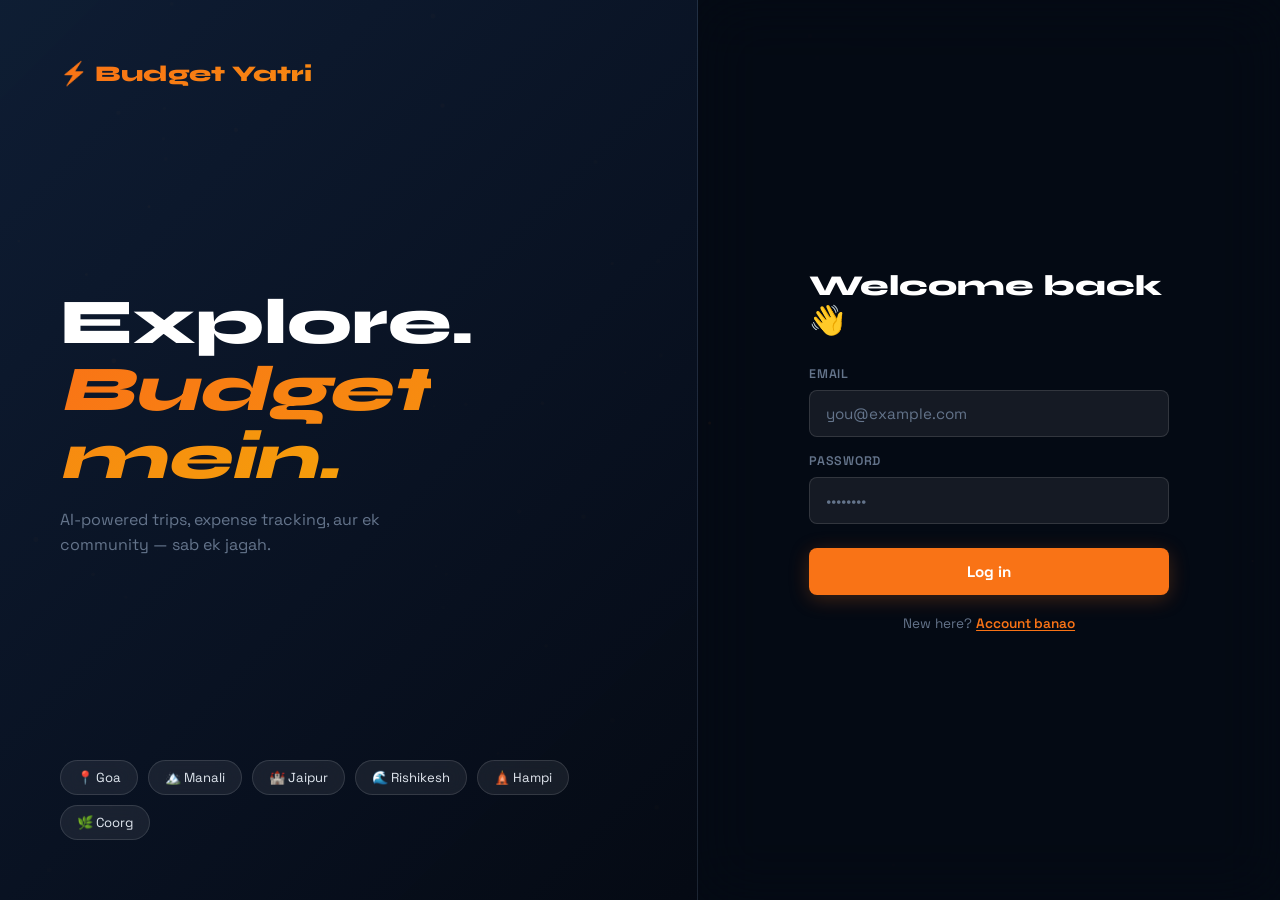
<file: frontend/app.html>
<!DOCTYPE html>
<html lang="en">
<head>
<meta charset="UTF-8">
<meta name="viewport" content="width=device-width, initial-scale=1.0">
<title>Budget Yatri</title>
<link rel="preconnect" href="https://fonts.googleapis.com">
<link href="https://fonts.googleapis.com/css2?family=Space+Grotesk:wght@400;500;600;700&family=Syne:wght@700;800&display=swap" rel="stylesheet">
<link rel="stylesheet" href="css/app-dark.css">
</head>
<body>

<!-- ============ AUTH SCREEN ============ -->
<div id="auth-screen" class="auth-wrap">
  <canvas id="auth-canvas"></canvas>

  <div class="auth-left">
    <div class="auth-brand">⚡ Budget Yatri</div>
    <div class="auth-tagline-wrap">
      <h1 class="auth-tagline">Explore.<br><em>Budget mein.</em></h1>
      <p class="auth-tagline-sub">AI-powered trips, expense tracking, aur ek community — sab ek jagah.</p>
    </div>
    <div class="auth-dest-pills">
      <span class="dest-pill">📍 Goa</span>
      <span class="dest-pill">🏔️ Manali</span>
      <span class="dest-pill">🏰 Jaipur</span>
      <span class="dest-pill">🌊 Rishikesh</span>
      <span class="dest-pill">🛕 Hampi</span>
      <span class="dest-pill">🌿 Coorg</span>
    </div>
  </div>

  <div class="auth-right">
    <div class="auth-card">
      <!-- LOGIN -->
      <div id="login-form-wrap">
        <div class="auth-card-title">Welcome back 👋</div>
        <div id="login-error" class="auth-error hidden"></div>
        <form id="login-form">
          <div class="field-group">
            <label>Email</label>
            <input type="email" id="login-email" required placeholder="you@example.com">
          </div>
          <div class="field-group">
            <label>Password</label>
            <input type="password" id="login-password" required placeholder="••••••••">
          </div>
          <button type="submit" class="btn-primary" id="login-btn">Log in</button>
        </form>
        <div class="auth-switch">New here? <button id="show-signup">Account banao</button></div>
      </div>

      <!-- SIGNUP -->
      <div id="signup-form-wrap" class="hidden">
        <div class="auth-card-title">Join for free ✨</div>
        <div id="signup-error" class="auth-error hidden"></div>
        <form id="signup-form">
          <div class="field-group">
            <label>Naam</label>
            <input type="text" id="signup-name" required placeholder="Tumhara naam">
          </div>
          <div class="field-group">
            <label>Email</label>
            <input type="email" id="signup-email" required placeholder="you@example.com">
          </div>
          <div class="field-group">
            <label>Password</label>
            <input type="password" id="signup-password" required minlength="6" placeholder="6+ characters">
          </div>
          <button type="submit" class="btn-primary" id="signup-btn">Start exploring</button>
        </form>
        <div class="auth-switch">Already joined? <button id="show-login">Log in</button></div>
      </div>
    </div>
  </div>
</div>

<!-- ============ MAIN APP ============ -->
<div id="app-screen" class="app-shell hidden">
  <aside class="sidebar">
    <div class="sidebar-brand">⚡ Yatri</div>
    <nav class="sidebar-nav">
      <button class="nav-item active" data-page="home"><span>🏠</span> Home</button>
      <button class="nav-item" data-page="planner"><span>🗺️</span> Plan Trip</button>
      <button class="nav-item" data-page="trips"><span>📋</span> My Trips</button>
      <button class="nav-item" data-page="chat"><span>💬</span> Ask AI</button>
    </nav>
    <div class="sidebar-footer">
      <div class="sidebar-user">
        <div class="user-avatar" id="user-avatar">A</div>
        <div>
          <div class="user-name" id="sidebar-username">—</div>
          <div class="user-email" id="sidebar-email"></div>
        </div>
      </div>
      <button class="btn-logout" id="logout-btn">Log out</button>
    </div>
  </aside>

  <main class="main-content">

    <!-- HOME -->
    <section id="page-home" class="page">
      <div class="home-hero">
        <div class="home-greeting" id="home-greeting">Namaste! 👋</div>
        <h1 class="home-title">Kahan jaana hai aaj?</h1>
      </div>
      <div class="quick-actions">
        <button class="quick-card" data-page="planner">
          <div class="quick-icon">🗺️</div>
          <div class="quick-label">Naya Trip Plan</div>
          <div class="quick-sub">AI se itinerary banao</div>
        </button>
        <button class="quick-card" data-page="chat">
          <div class="quick-icon">💬</div>
          <div class="quick-label">AI se Poocho</div>
          <div class="quick-sub">Kuch bhi, kahi bhi</div>
        </button>
        <button class="quick-card" data-page="trips">
          <div class="quick-icon">📋</div>
          <div class="quick-label">Mere Trips</div>
          <div class="quick-sub">Pehle ke plans</div>
        </button>
      </div>
      <div class="section-label-dark">🔥 Popular Destinations</div>
      <div class="suggestion-grid" id="suggestion-grid"></div>
    </section>

    <!-- PLANNER -->
    <section id="page-planner" class="page hidden">
      <div class="page-header">
        <div class="page-eyebrow">New Trip</div>
        <h1 class="page-title">Trip Plan Karo</h1>
      </div>
      <div class="dark-card">
        <form id="planner-form" class="planner-grid">
          <div class="field-group full">
            <label>Kahan jaana hai?</label>
            <input type="text" id="planner-destination" required placeholder="Goa, Manali, Jaipur...">
          </div>
          <div class="field-group">
            <label>Kitne din?</label>
            <input type="number" id="planner-days" required min="1" max="90" value="3">
          </div>
          <div class="field-group">
            <label>Kitne log?</label>
            <input type="number" id="planner-travelers" required min="1" value="1">
          </div>
          <div class="field-group full">
            <label>Total Budget (₹)</label>
            <input type="number" id="planner-budget" required min="1" placeholder="6000">
          </div>
          <div class="checkbox-row">
            <input type="checkbox" id="planner-lowbudget">
            <label for="planner-lowbudget">💰 Budget tight hai — expenses track karna chahta hoon</label>
          </div>
          <button type="submit" class="btn-primary full" id="planner-submit">Generate Plan ✨</button>
        </form>
      </div>
      <div id="planner-result"></div>
    </section>

    <!-- MY TRIPS -->
    <section id="page-trips" class="page hidden">
      <div class="page-header">
        <div class="page-eyebrow">Your Journeys</div>
        <h1 class="page-title">Mere Trips</h1>
      </div>
      <div id="trips-list"></div>
    </section>

    <!-- TRIP DETAIL -->
    <section id="page-trip-detail" class="page hidden">
      <button id="back-to-trips" class="back-btn">← Wapas</button>
      <div id="trip-detail-content"></div>
    </section>

    <!-- CHAT -->
    <section id="page-chat" class="page hidden">
      <div class="page-header">
        <div class="page-eyebrow">AI Assistant</div>
        <h1 class="page-title">Kuch bhi Poocho</h1>
      </div>
      <div class="chat-shell">
        <div class="chat-messages" id="chat-messages">
          <div class="chat-empty" id="chat-empty-state">
            <div class="chat-empty-icon">💬</div>
            <strong>AI Travel Assistant</strong>
            <p>Koi bhi travel sawal poocho!</p>
            <div class="chat-suggestions">
              <button class="chip">Goa mein 5000 mein kya karu?</button>
              <button class="chip">Manali budget hostels</button>
              <button class="chip">Jaipur famous khana?</button>
              <button class="chip">Rishikesh rafting tips</button>
            </div>
          </div>
        </div>
        <form class="chat-input-row" id="chat-form">
          <input type="text" id="chat-input" placeholder="Apna sawal type karo..." autocomplete="off">
          <button type="submit" class="btn-send" id="chat-send-btn">➤</button>
        </form>
      </div>
    </section>

  </main>
</div>

<script src="js/api.js"></script>
<script src="js/auth.js"></script>
<script src="js/app.js"></script>

<script>
// Auth page canvas animation
const canvas = document.getElementById('auth-canvas');
if(canvas){
  const ctx = canvas.getContext('2d');
  canvas.width = canvas.offsetWidth;
  canvas.height = canvas.offsetHeight;
  const particles = Array.from({length:80}, () => ({
    x: Math.random()*canvas.width,
    y: Math.random()*canvas.height,
    r: Math.random()*2+0.5,
    vx: (Math.random()-0.5)*0.4,
    vy: (Math.random()-0.5)*0.4,
    o: Math.random()*0.5+0.1
  }));
  function drawParticles(){
    ctx.clearRect(0,0,canvas.width,canvas.height);
    particles.forEach(p => {
      p.x += p.vx; p.y += p.vy;
      if(p.x<0||p.x>canvas.width) p.vx*=-1;
      if(p.y<0||p.y>canvas.height) p.vy*=-1;
      ctx.beginPath();
      ctx.arc(p.x,p.y,p.r,0,Math.PI*2);
      ctx.fillStyle = `rgba(249,115,22,${p.o})`;
      ctx.fill();
    });
    requestAnimationFrame(drawParticles);
  }
  drawParticles();
  window.addEventListener('resize',()=>{canvas.width=canvas.offsetWidth;canvas.height=canvas.offsetHeight;});
}
</script>
</body>
</html>
</file>
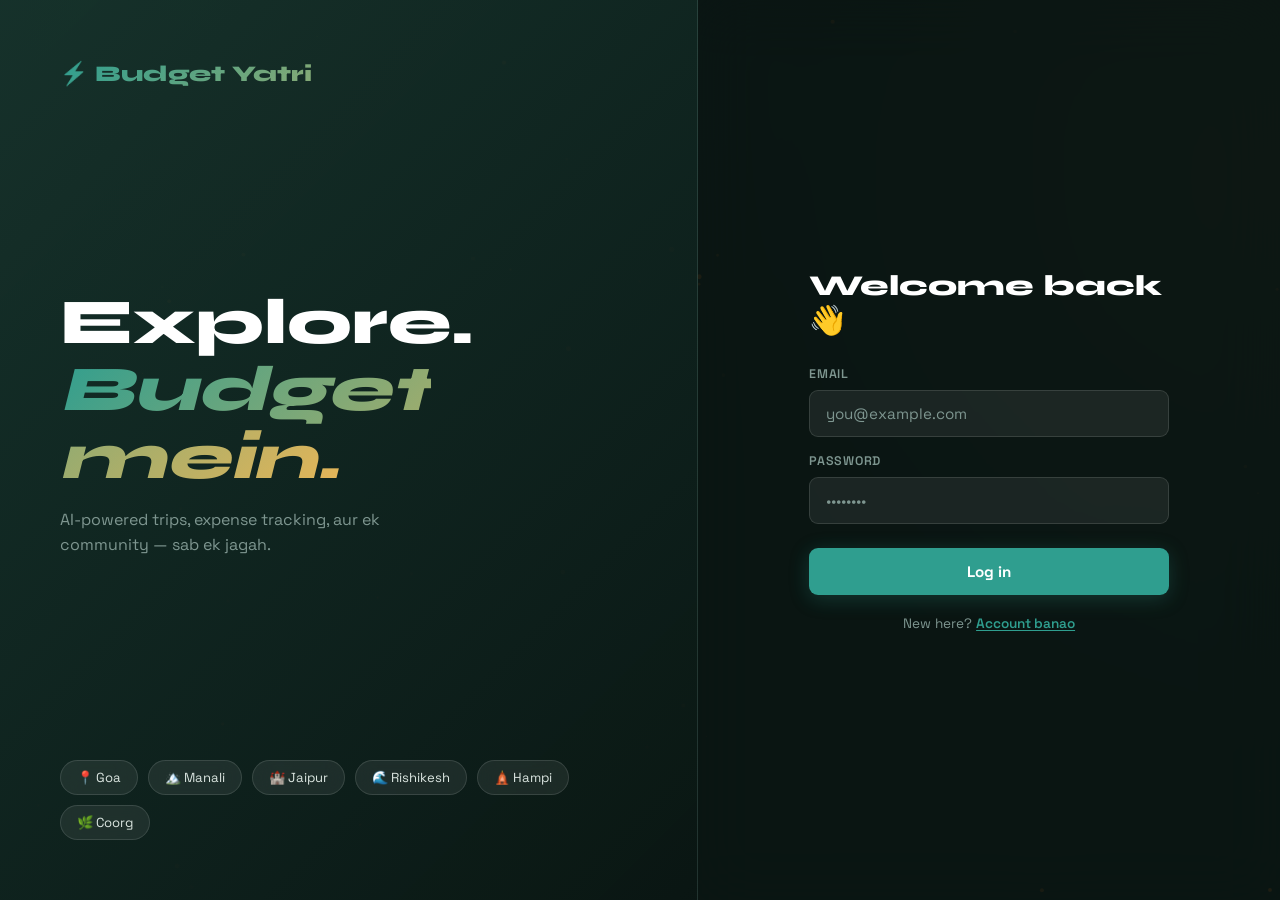
<file: budget-yatri-app-main/frontend/app.html>
<!DOCTYPE html>
<html lang="en">
<head>
<meta charset="UTF-8">
<meta name="viewport" content="width=device-width, initial-scale=1.0">
<title>Budget Yatri</title>
<link rel="preconnect" href="https://fonts.googleapis.com">
<link href="https://fonts.googleapis.com/css2?family=Space+Grotesk:wght@400;500;600;700&family=Syne:wght@700;800&display=swap" rel="stylesheet">
<link rel="stylesheet" href="css/app-dark.css">
</head>
<body>

<!-- ============ AUTH SCREEN ============ -->
<div id="auth-screen" class="auth-wrap">
  <canvas id="auth-canvas"></canvas>

  <div class="auth-left">
    <div class="auth-brand">⚡ Budget Yatri</div>
    <div class="auth-tagline-wrap">
      <h1 class="auth-tagline">Explore.<br><em>Budget mein.</em></h1>
      <p class="auth-tagline-sub">AI-powered trips, expense tracking, aur ek community — sab ek jagah.</p>
    </div>
    <div class="auth-dest-pills">
      <span class="dest-pill">📍 Goa</span>
      <span class="dest-pill">🏔️ Manali</span>
      <span class="dest-pill">🏰 Jaipur</span>
      <span class="dest-pill">🌊 Rishikesh</span>
      <span class="dest-pill">🛕 Hampi</span>
      <span class="dest-pill">🌿 Coorg</span>
    </div>
  </div>

  <div class="auth-right">
    <div class="auth-card">
      <!-- LOGIN -->
      <div id="login-form-wrap">
        <div class="auth-card-title">Welcome back 👋</div>
        <div id="login-error" class="auth-error hidden"></div>
        <form id="login-form">
          <div class="field-group">
            <label>Email</label>
            <input type="email" id="login-email" required placeholder="you@example.com">
          </div>
          <div class="field-group">
            <label>Password</label>
            <input type="password" id="login-password" required placeholder="••••••••">
          </div>
          <button type="submit" class="btn-primary" id="login-btn">Log in</button>
        </form>
        <div class="auth-switch">New here? <button id="show-signup">Account banao</button></div>
      </div>

      <!-- SIGNUP -->
      <div id="signup-form-wrap" class="hidden">
        <div class="auth-card-title">Join for free ✨</div>
        <div id="signup-error" class="auth-error hidden"></div>
        <form id="signup-form">
          <div class="field-group">
            <label>Naam</label>
            <input type="text" id="signup-name" required placeholder="Tumhara naam">
          </div>
          <div class="field-group">
            <label>Email</label>
            <input type="email" id="signup-email" required placeholder="you@example.com">
          </div>
          <div class="field-group">
            <label>Password</label>
            <input type="password" id="signup-password" required minlength="6" placeholder="6+ characters">
          </div>
          <button type="submit" class="btn-primary" id="signup-btn">Start exploring</button>
        </form>
        <div class="auth-switch">Already joined? <button id="show-login">Log in</button></div>
      </div>
    </div>
  </div>
</div>

<!-- ============ MAIN APP ============ -->
<div id="app-screen" class="app-shell hidden">
  <aside class="sidebar">
    <div class="sidebar-brand">⚡ Yatri</div>
    <nav class="sidebar-nav">
      <button class="nav-item active" data-page="home"><span>🏠</span> Home</button>
      <button class="nav-item" data-page="planner"><span>🗺️</span> Plan Trip</button>
      <button class="nav-item" data-page="trips"><span>📋</span> My Trips</button>
      <button class="nav-item" data-page="saved"><span>❤️</span> Saved</button>
      <button class="nav-item" data-page="chat"><span>💬</span> Ask AI</button>
    </nav>
    <div class="sidebar-footer">
      <div class="sidebar-user">
        <div class="user-avatar" id="user-avatar">A</div>
        <div>
          <div class="user-name" id="sidebar-username">—</div>
          <div class="user-email" id="sidebar-email"></div>
        </div>
      </div>
      <button class="btn-logout" id="logout-btn">Log out</button>
    </div>
  </aside>

  <main class="main-content">

    <!-- HOME -->
    <section id="page-home" class="page">
      <div class="home-hero">
        <div class="home-greeting" id="home-greeting">Namaste! 👋</div>
        <h1 class="home-title">Kahan jaana hai aaj?</h1>
      </div>
      <div class="quick-actions">
        <button class="quick-card" data-page="planner">
          <div class="quick-icon">🗺️</div>
          <div class="quick-label">Naya Trip Plan</div>
          <div class="quick-sub">AI se itinerary banao</div>
        </button>
        <button class="quick-card" data-page="chat">
          <div class="quick-icon">💬</div>
          <div class="quick-label">AI se Poocho</div>
          <div class="quick-sub">Kuch bhi, kahi bhi</div>
        </button>
        <button class="quick-card" data-page="trips">
          <div class="quick-icon">📋</div>
          <div class="quick-label">Mere Trips</div>
          <div class="quick-sub">Pehle ke plans</div>
        </button>
        <button class="quick-card" data-page="saved">
          <div class="quick-icon">❤️</div>
          <div class="quick-label">Saved Trips</div>
          <div class="quick-sub">Wishlist dekho</div>
        </button>
      </div>

      <div class="section-label-dark">🔥 Popular Destinations</div>

      <div class="dest-search-row">
        <div class="search-box">
          <span class="search-icon">🔍</span>
          <input type="text" id="dest-search" placeholder="Destination search karo...">
        </div>
      </div>

      <div class="category-chips" id="category-chips">
        <button class="cat-chip active" data-category="all">Sab</button>
        <button class="cat-chip" data-category="beach">🏖️ Beach</button>
        <button class="cat-chip" data-category="mountain">🏔️ Mountain</button>
        <button class="cat-chip" data-category="heritage">🏰 Heritage</button>
        <button class="cat-chip" data-category="spiritual">🕉️ Spiritual</button>
        <button class="cat-chip" data-category="nature">🌿 Nature</button>
        <button class="cat-chip" data-category="backwaters">🛶 Backwaters</button>
      </div>

      <div class="suggestion-grid" id="suggestion-grid"></div>
    </section>

    <!-- SAVED / WISHLIST -->
    <section id="page-saved" class="page hidden">
      <div class="page-header">
        <div class="page-eyebrow">Wishlist</div>
        <h1 class="page-title">Saved Destinations</h1>
      </div>
      <div class="suggestion-grid" id="saved-grid"></div>
    </section>

    <!-- PLANNER -->
    <section id="page-planner" class="page hidden">
      <div class="page-header">
        <div class="page-eyebrow">New Trip</div>
        <h1 class="page-title">Trip Plan Karo</h1>
      </div>
      <div class="dark-card">
        <form id="planner-form" class="planner-grid">
          <div class="field-group full">
            <label>Kahan jaana hai?</label>
            <input type="text" id="planner-destination" required placeholder="Goa, Manali, Jaipur...">
          </div>
          <div class="field-group">
            <label>Kitne din?</label>
            <input type="number" id="planner-days" required min="1" max="90" value="3">
          </div>
          <div class="field-group">
            <label>Kitne log?</label>
            <input type="number" id="planner-travelers" required min="1" value="1">
          </div>
          <div class="field-group full">
            <label>Total Budget (₹)</label>
            <input type="number" id="planner-budget" required min="1" placeholder="6000">
          </div>
          <div class="checkbox-row">
            <input type="checkbox" id="planner-lowbudget">
            <label for="planner-lowbudget">💰 Budget tight hai — expenses track karna chahta hoon</label>
          </div>
          <button type="submit" class="btn-primary full" id="planner-submit">Generate Plan ✨</button>
        </form>
      </div>
      <div id="planner-result"></div>
    </section>

    <!-- MY TRIPS -->
    <section id="page-trips" class="page hidden">
      <div class="page-header">
        <div class="page-eyebrow">Your Journeys</div>
        <h1 class="page-title">Mere Trips</h1>
      </div>
      <div id="trips-list"></div>
    </section>

    <!-- TRIP DETAIL -->
    <section id="page-trip-detail" class="page hidden">
      <button id="back-to-trips" class="back-btn">← Wapas</button>
      <div id="trip-detail-content"></div>
    </section>

    <!-- CHAT -->
    <section id="page-chat" class="page hidden">
      <div class="page-header">
        <div class="page-eyebrow">AI Assistant</div>
        <h1 class="page-title">Kuch bhi Poocho</h1>
      </div>
      <div class="chat-shell">
        <div class="chat-messages" id="chat-messages">
          <div class="chat-empty" id="chat-empty-state">
            <div class="chat-empty-icon">💬</div>
            <strong>AI Travel Assistant</strong>
            <p>Koi bhi travel sawal poocho!</p>
            <div class="chat-suggestions">
              <button class="chip">Goa mein 5000 mein kya karu?</button>
              <button class="chip">Manali budget hostels</button>
              <button class="chip">Jaipur famous khana?</button>
              <button class="chip">Rishikesh rafting tips</button>
            </div>
          </div>
        </div>
        <form class="chat-input-row" id="chat-form">
          <input type="text" id="chat-input" placeholder="Apna sawal type karo..." autocomplete="off">
          <button type="submit" class="btn-send" id="chat-send-btn">➤</button>
        </form>
      </div>
    </section>

  </main>
</div>

<script src="js/api.js"></script>
<script src="js/auth.js"></script>
<script src="js/app.js"></script>

<script>
// Auth page canvas animation
const canvas = document.getElementById('auth-canvas');
if(canvas){
  const ctx = canvas.getContext('2d');
  canvas.width = canvas.offsetWidth;
  canvas.height = canvas.offsetHeight;
  const particles = Array.from({length:80}, () => ({
    x: Math.random()*canvas.width,
    y: Math.random()*canvas.height,
    r: Math.random()*2+0.5,
    vx: (Math.random()-0.5)*0.4,
    vy: (Math.random()-0.5)*0.4,
    o: Math.random()*0.5+0.1
  }));
  function drawParticles(){
    ctx.clearRect(0,0,canvas.width,canvas.height);
    particles.forEach(p => {
      p.x += p.vx; p.y += p.vy;
      if(p.x<0||p.x>canvas.width) p.vx*=-1;
      if(p.y<0||p.y>canvas.height) p.vy*=-1;
      ctx.beginPath();
      ctx.arc(p.x,p.y,p.r,0,Math.PI*2);
      ctx.fillStyle = `rgba(249,115,22,${p.o})`;
      ctx.fill();
    });
    requestAnimationFrame(drawParticles);
  }
  drawParticles();
  window.addEventListener('resize',()=>{canvas.width=canvas.offsetWidth;canvas.height=canvas.offsetHeight;});
}
</script>
</body>
</html>
</file>
<file: frontend/css/app-dark.css>
/* ============================================================
   Budget Yatri — Dark Adventure Theme
   ============================================================ */
:root{
  --bg:#050a14;
  --bg2:#0a1628;
  --bg3:#0f1e35;
  --accent:#f97316;
  --accent-glow:rgba(249,115,22,0.25);
  --accent2:#3b82f6;
  --gold:#f59e0b;
  --white:#ffffff;
  --text:#e2e8f0;
  --muted:#64748b;
  --glass:rgba(255,255,255,0.04);
  --glass2:rgba(255,255,255,0.07);
  --border:rgba(255,255,255,0.08);
  --border2:rgba(255,255,255,0.12);
  --danger:#ef4444;
  --success:#22c55e;
  --radius:14px;
  --radius-sm:8px;
}

*{margin:0;padding:0;box-sizing:border-box;}
html{scroll-behavior:smooth;}
body{background:var(--bg);color:var(--text);font-family:'Space Grotesk',sans-serif;min-height:100vh;}
h1,h2,h3{color:var(--white);}
button{cursor:pointer;border:none;font-family:'Space Grotesk',sans-serif;}
input,select,textarea{font-family:'Space Grotesk',sans-serif;}
.hidden{display:none!important;}

/* ============ AUTH ============ */
.auth-wrap{
  min-height:100vh;
  display:grid;
  grid-template-columns:1.2fr 1fr;
  position:relative;
  overflow:hidden;
}

#auth-canvas{
  position:absolute;
  inset:0;
  width:100%;
  height:100%;
  z-index:0;
}

.auth-left{
  position:relative;
  z-index:1;
  padding:60px;
  display:flex;
  flex-direction:column;
  justify-content:space-between;
  background:linear-gradient(135deg,rgba(15,30,53,0.95) 0%,rgba(5,10,20,0.98) 100%);
  border-right:1px solid var(--border);
}

.auth-brand{
  font-family:'Syne',sans-serif;
  font-size:1.4rem;
  font-weight:800;
  background:linear-gradient(135deg,var(--accent),var(--gold));
  -webkit-background-clip:text;
  -webkit-text-fill-color:transparent;
}

.auth-tagline{
  font-family:'Syne',sans-serif;
  font-size:clamp(2.5rem,5vw,4rem);
  font-weight:800;
  line-height:1.05;
  margin-bottom:16px;
  color:var(--white);
}

.auth-tagline em{
  font-style:italic;
  background:linear-gradient(135deg,var(--accent),var(--gold));
  -webkit-background-clip:text;
  -webkit-text-fill-color:transparent;
}

.auth-tagline-sub{
  color:var(--muted);
  font-size:1rem;
  line-height:1.6;
  max-width:380px;
}

.auth-dest-pills{
  display:flex;
  flex-wrap:wrap;
  gap:10px;
}

.dest-pill{
  background:var(--glass2);
  border:1px solid var(--border2);
  padding:8px 16px;
  border-radius:100px;
  font-size:0.82rem;
  color:var(--text);
  backdrop-filter:blur(10px);
}

.auth-right{
  position:relative;
  z-index:1;
  display:flex;
  align-items:center;
  justify-content:center;
  padding:40px 32px;
  background:rgba(5,10,20,0.7);
  backdrop-filter:blur(30px);
}

.auth-card{
  width:100%;
  max-width:360px;
}

.auth-card-title{
  font-family:'Syne',sans-serif;
  font-size:1.8rem;
  font-weight:800;
  color:var(--white);
  margin-bottom:28px;
}

.field-group{
  margin-bottom:16px;
}

.field-group label{
  display:block;
  font-size:0.78rem;
  font-weight:600;
  color:var(--muted);
  text-transform:uppercase;
  letter-spacing:0.06em;
  margin-bottom:8px;
}

.field-group input,
.field-group select{
  width:100%;
  padding:13px 16px;
  background:var(--glass2);
  border:1px solid var(--border2);
  border-radius:var(--radius-sm);
  color:var(--white);
  font-size:0.95rem;
  transition:border-color 0.2s,background 0.2s;
}

.field-group input:focus,
.field-group select:focus{
  outline:none;
  border-color:var(--accent);
  background:rgba(249,115,22,0.06);
}

.field-group input::placeholder{color:var(--muted);}

.btn-primary{
  width:100%;
  padding:14px;
  background:var(--accent);
  color:white;
  border-radius:var(--radius-sm);
  font-weight:700;
  font-size:0.95rem;
  transition:all 0.2s;
  box-shadow:0 4px 20px var(--accent-glow);
  margin-top:8px;
}

.btn-primary:hover{background:#ea6c00;transform:translateY(-1px);box-shadow:0 6px 28px rgba(249,115,22,0.4);}
.btn-primary:active{transform:scale(0.98);}
.btn-primary:disabled{opacity:0.5;cursor:not-allowed;transform:none;}

.btn-primary.full{grid-column:1/-1;}

.auth-switch{
  text-align:center;
  margin-top:20px;
  font-size:0.85rem;
  color:var(--muted);
}

.auth-switch button{
  background:none;
  color:var(--accent);
  font-weight:600;
  text-decoration:underline;
  text-underline-offset:2px;
  font-size:0.85rem;
}

.auth-error{
  background:rgba(239,68,68,0.12);
  color:#fca5a5;
  padding:10px 14px;
  border-radius:var(--radius-sm);
  font-size:0.83rem;
  margin-bottom:16px;
  border:1px solid rgba(239,68,68,0.2);
}

@media(max-width:860px){
  .auth-wrap{grid-template-columns:1fr;}
  .auth-left{display:none;}
  .auth-right{min-height:100vh;}
}

/* ============ APP SHELL ============ */
.app-shell{
  display:flex;
  min-height:100vh;
}

.sidebar{
  width:220px;
  flex-shrink:0;
  background:var(--bg2);
  border-right:1px solid var(--border);
  display:flex;
  flex-direction:column;
  padding:24px 14px;
  position:sticky;
  top:0;
  height:100vh;
}

.sidebar-brand{
  font-family:'Syne',sans-serif;
  font-size:1.25rem;
  font-weight:800;
  background:linear-gradient(135deg,var(--accent),var(--gold));
  -webkit-background-clip:text;
  -webkit-text-fill-color:transparent;
  margin-bottom:32px;
  padding-left:6px;
}

.sidebar-nav{
  display:flex;
  flex-direction:column;
  gap:4px;
  flex:1;
}

.nav-item{
  display:flex;
  align-items:center;
  gap:10px;
  padding:11px 14px;
  border-radius:var(--radius-sm);
  color:var(--muted);
  background:transparent;
  width:100%;
  text-align:left;
  font-size:0.88rem;
  font-weight:500;
  transition:all 0.15s;
}

.nav-item:hover{background:var(--glass2);color:var(--text);}
.nav-item.active{background:rgba(249,115,22,0.12);color:var(--accent);border:1px solid rgba(249,115,22,0.2);}

.sidebar-footer{
  padding-top:16px;
  border-top:1px solid var(--border);
}

.sidebar-user{
  display:flex;
  align-items:center;
  gap:10px;
  margin-bottom:10px;
}

.user-avatar{
  width:34px;
  height:34px;
  background:linear-gradient(135deg,var(--accent),var(--gold));
  border-radius:50%;
  display:flex;
  align-items:center;
  justify-content:center;
  font-weight:700;
  font-size:0.9rem;
  color:white;
  flex-shrink:0;
}

.user-name{font-size:0.85rem;font-weight:600;color:var(--white);}
.user-email{font-size:0.72rem;color:var(--muted);margin-top:1px;}

.btn-logout{
  width:100%;
  background:var(--glass);
  color:var(--muted);
  padding:9px;
  border-radius:var(--radius-sm);
  font-size:0.8rem;
  border:1px solid var(--border);
  transition:all 0.15s;
}
.btn-logout:hover{background:var(--glass2);color:var(--text);}

/* ============ MAIN CONTENT ============ */
.main-content{
  flex:1;
  padding:36px 40px;
  overflow-y:auto;
  max-height:100vh;
  background:var(--bg);
}

.page-header{margin-bottom:28px;}

.page-eyebrow{
  font-size:0.7rem;
  letter-spacing:0.15em;
  text-transform:uppercase;
  color:var(--accent);
  margin-bottom:6px;
  font-weight:600;
}

.page-title{
  font-family:'Syne',sans-serif;
  font-size:2rem;
  font-weight:800;
  color:var(--white);
}

.back-btn{
  background:var(--glass);
  color:var(--muted);
  padding:8px 16px;
  border-radius:100px;
  font-size:0.82rem;
  border:1px solid var(--border);
  margin-bottom:20px;
  transition:all 0.15s;
}
.back-btn:hover{color:var(--text);background:var(--glass2);}

/* ============ HOME ============ */
.home-hero{
  margin-bottom:32px;
}

.home-greeting{
  font-size:0.85rem;
  color:var(--muted);
  margin-bottom:6px;
}

.home-title{
  font-family:'Syne',sans-serif;
  font-size:2.4rem;
  font-weight:800;
  color:var(--white);
}

.quick-actions{
  display:grid;
  grid-template-columns:repeat(3,1fr);
  gap:16px;
  margin-bottom:40px;
}

.quick-card{
  background:var(--glass);
  border:1px solid var(--border);
  border-radius:var(--radius);
  padding:24px;
  text-align:left;
  transition:all 0.25s;
  cursor:pointer;
}

.quick-card:hover{
  background:rgba(249,115,22,0.08);
  border-color:rgba(249,115,22,0.3);
  transform:translateY(-3px);
  box-shadow:0 8px 32px rgba(249,115,22,0.12);
}

.quick-icon{font-size:1.8rem;margin-bottom:10px;}
.quick-label{font-size:0.95rem;font-weight:700;color:var(--white);margin-bottom:4px;}
.quick-sub{font-size:0.78rem;color:var(--muted);}

.section-label-dark{
  font-size:0.72rem;
  font-weight:700;
  text-transform:uppercase;
  letter-spacing:0.1em;
  color:var(--muted);
  margin-bottom:16px;
}

/* ============ SUGGESTION GRID ============ */
.suggestion-grid{
  display:grid;
  grid-template-columns:repeat(auto-fill,minmax(200px,1fr));
  gap:16px;
  margin-bottom:32px;
}

.suggestion-card{
  position:relative;
  border-radius:var(--radius);
  overflow:hidden;
  height:200px;
  cursor:pointer;
  transition:transform 0.3s cubic-bezier(0.34,1.56,0.64,1);
  border:1px solid var(--border);
}

.suggestion-card:hover{transform:translateY(-6px) scale(1.02);}

.suggestion-card img{
  width:100%;
  height:100%;
  object-fit:cover;
  transition:transform 0.5s;
}

.suggestion-card:hover img{transform:scale(1.08);}

.suggestion-card-overlay{
  position:absolute;
  inset:0;
  background:linear-gradient(to top,rgba(0,0,0,0.85) 0%,transparent 60%);
}

.suggestion-card-body{
  position:absolute;
  bottom:0;
  left:0;
  right:0;
  padding:16px;
}

.suggestion-card-name{
  font-family:'Syne',sans-serif;
  font-size:1.05rem;
  font-weight:800;
  color:white;
  margin-bottom:4px;
}

.suggestion-card-budget{
  font-size:0.72rem;
  background:var(--accent);
  color:white;
  padding:3px 10px;
  border-radius:100px;
  font-weight:700;
  display:inline-block;
}

.suggestion-card-placeholder{
  width:100%;
  height:100%;
  background:var(--bg3);
  display:flex;
  align-items:center;
  justify-content:center;
  font-size:2.5rem;
}

/* ============ DARK CARD ============ */
.dark-card{
  background:var(--bg2);
  border:1px solid var(--border);
  border-radius:var(--radius);
  padding:28px;
  margin-bottom:20px;
}

/* ============ PLANNER ============ */
.planner-grid{
  display:grid;
  grid-template-columns:1fr 1fr;
  gap:16px;
}

.field-group.full{grid-column:1/-1;}

.checkbox-row{
  grid-column:1/-1;
  display:flex;
  align-items:center;
  gap:10px;
  background:var(--glass);
  padding:12px 16px;
  border-radius:var(--radius-sm);
  border:1px solid var(--border);
}

.checkbox-row input{width:16px;height:16px;accent-color:var(--accent);}
.checkbox-row label{font-size:0.85rem;color:var(--muted);cursor:pointer;}

/* ============ ITINERARY ============ */
.itin-header{
  display:flex;
  justify-content:space-between;
  align-items:flex-start;
  margin-bottom:20px;
  flex-wrap:wrap;
  gap:12px;
}

.itin-dest{
  font-family:'Syne',sans-serif;
  font-size:1.6rem;
  font-weight:800;
  color:var(--white);
}

.itin-famous{color:var(--muted);font-size:0.85rem;margin-top:4px;}

.badge{
  display:inline-block;
  font-size:0.7rem;
  font-weight:700;
  letter-spacing:0.04em;
  text-transform:uppercase;
  padding:5px 12px;
  border-radius:100px;
}

.badge-tight{background:rgba(249,115,22,0.15);color:var(--accent);border:1px solid rgba(249,115,22,0.3);}
.badge-comfortable{background:rgba(34,197,94,0.12);color:#86efac;border:1px solid rgba(34,197,94,0.2);}
.badge-ai{background:rgba(59,130,246,0.12);color:#93c5fd;border:1px solid rgba(59,130,246,0.2);}
.badge-template{background:var(--glass);color:var(--muted);border:1px solid var(--border);}

.tag-row{display:flex;flex-wrap:wrap;gap:8px;margin:10px 0 16px;}

.tag{
  background:var(--glass2);
  color:var(--text);
  font-size:0.78rem;
  padding:6px 12px;
  border-radius:100px;
  border:1px solid var(--border);
}

.section-label{
  font-size:0.72rem;
  font-weight:700;
  text-transform:uppercase;
  letter-spacing:0.08em;
  color:var(--muted);
  margin:20px 0 10px;
}

.day-plan-item{
  display:flex;
  gap:16px;
  padding:14px 0;
  border-bottom:1px solid var(--border);
}

.day-plan-item:last-child{border-bottom:none;}

.day-num{
  font-family:'Syne',sans-serif;
  font-size:1.3rem;
  font-weight:800;
  color:var(--accent);
  width:48px;
  flex-shrink:0;
}

.day-plan-text strong{display:block;margin-bottom:3px;color:var(--white);}
.day-plan-text span{color:var(--muted);font-size:0.85rem;}

.tip-box{
  background:rgba(245,158,11,0.08);
  border-left:3px solid var(--gold);
  padding:14px 16px;
  border-radius:var(--radius-sm);
  font-size:0.88rem;
  color:var(--text);
  margin-top:16px;
}

/* ============ TRIPS LIST ============ */
.trip-card{
  display:flex;
  justify-content:space-between;
  align-items:center;
  padding:18px 22px;
  cursor:pointer;
  transition:all 0.2s;
}

.trip-card:hover{
  background:rgba(249,115,22,0.05);
  border-color:rgba(249,115,22,0.2);
  transform:translateX(4px);
}

.trip-card-dest{
  font-family:'Syne',sans-serif;
  font-size:1.1rem;
  font-weight:800;
  color:var(--white);
}

.trip-card-meta{color:var(--muted);font-size:0.82rem;margin-top:3px;}
.trip-card-budget{font-family:'Space Grotesk',sans-serif;font-weight:700;color:var(--accent);font-size:1.05rem;}

.empty-state{
  text-align:center;
  padding:60px 24px;
  color:var(--muted);
}

.empty-state-icon{font-size:2.5rem;margin-bottom:12px;}

/* ============ BUDGET TRACKER ============ */
.budget-bar-track{
  width:100%;
  height:8px;
  background:var(--glass2);
  border-radius:100px;
  overflow:hidden;
  margin:12px 0;
}

.budget-bar-fill{
  height:100%;
  background:linear-gradient(90deg,var(--accent2),var(--accent));
  border-radius:100px;
  transition:width 0.5s ease;
}

.budget-bar-fill.warn{background:linear-gradient(90deg,var(--gold),var(--accent));}
.budget-bar-fill.over{background:var(--danger);}

.budget-stats-row{display:flex;justify-content:space-between;font-size:0.82rem;color:var(--muted);}
.budget-stats-row strong{color:var(--white);}

.expense-form-row{
  display:grid;
  grid-template-columns:1fr 1fr 2fr auto;
  gap:10px;
  margin-top:16px;
}

.expense-form-row select,
.expense-form-row input{
  padding:10px 12px;
  background:var(--glass2);
  border:1px solid var(--border);
  border-radius:var(--radius-sm);
  color:var(--white);
  font-size:0.85rem;
}

.btn-add-expense{
  background:var(--accent);
  color:white;
  padding:10px 18px;
  border-radius:var(--radius-sm);
  font-weight:700;
  font-size:0.82rem;
  white-space:nowrap;
  transition:background 0.15s;
}
.btn-add-expense:hover{background:#ea6c00;}

.expense-row{
  display:flex;
  justify-content:space-between;
  align-items:center;
  padding:10px 0;
  border-bottom:1px solid var(--border);
  font-size:0.85rem;
}

.expense-row:last-child{border-bottom:none;}

.expense-cat-tag{
  font-size:0.68rem;
  text-transform:uppercase;
  font-weight:700;
  letter-spacing:0.04em;
  color:var(--accent);
  background:rgba(249,115,22,0.12);
  padding:3px 9px;
  border-radius:100px;
  margin-right:8px;
}

.btn-delete-x{
  background:none;
  color:var(--muted);
  font-size:0.85rem;
  padding:4px 8px;
  border-radius:4px;
}
.btn-delete-x:hover{color:var(--danger);}

.cat-bd-row{display:flex;justify-content:space-between;padding:6px 0;font-size:0.82rem;}
.cat-bd-row span:first-child{text-transform:capitalize;color:var(--muted);}
.cat-bd-row span:last-child{color:var(--white);}

/* ============ CHAT ============ */
.chat-shell{
  display:flex;
  flex-direction:column;
  height:calc(100vh - 160px);
  background:var(--bg2);
  border:1px solid var(--border);
  border-radius:var(--radius);
  overflow:hidden;
}

.chat-messages{
  flex:1;
  overflow-y:auto;
  padding:24px;
  display:flex;
  flex-direction:column;
  gap:14px;
}

.chat-bubble{
  max-width:72%;
  padding:12px 16px;
  border-radius:var(--radius);
  font-size:0.9rem;
  line-height:1.55;
  white-space:pre-wrap;
}

.chat-bubble.user{
  align-self:flex-end;
  background:var(--accent);
  color:white;
  border-bottom-right-radius:4px;
}

.chat-bubble.assistant{
  align-self:flex-start;
  background:var(--glass2);
  color:var(--text);
  border:1px solid var(--border);
  border-bottom-left-radius:4px;
}

.chat-empty{
  margin:auto;
  text-align:center;
  color:var(--muted);
  max-width:360px;
}

.chat-empty-icon{font-size:2.5rem;margin-bottom:12px;}
.chat-empty strong{color:var(--white);display:block;margin-bottom:6px;font-size:1.05rem;}
.chat-empty p{font-size:0.85rem;margin-bottom:20px;}

.chat-suggestions{display:flex;flex-wrap:wrap;gap:8px;justify-content:center;}

.chip{
  background:var(--glass2);
  border:1px solid var(--border2);
  padding:7px 14px;
  border-radius:100px;
  font-size:0.78rem;
  color:var(--text);
  transition:all 0.15s;
  font-family:'Space Grotesk',sans-serif;
}
.chip:hover{background:rgba(249,115,22,0.1);border-color:rgba(249,115,22,0.3);color:var(--accent);}

.chat-input-row{
  display:flex;
  gap:10px;
  padding:14px;
  border-top:1px solid var(--border);
  background:var(--bg2);
}

.chat-input-row input{
  flex:1;
  padding:12px 16px;
  background:var(--glass2);
  border:1px solid var(--border);
  border-radius:100px;
  color:var(--white);
  font-size:0.9rem;
}

.chat-input-row input:focus{outline:none;border-color:var(--accent);}
.chat-input-row input::placeholder{color:var(--muted);}

.btn-send{
  background:var(--accent);
  color:white;
  width:44px;
  height:44px;
  border-radius:50%;
  font-size:1rem;
  display:flex;
  align-items:center;
  justify-content:center;
  flex-shrink:0;
  transition:all 0.15s;
}
.btn-send:hover{background:#ea6c00;transform:scale(1.05);}
.btn-send:disabled{opacity:0.5;cursor:not-allowed;transform:none;}

.typing-indicator{
  align-self:flex-start;
  background:var(--glass2);
  padding:13px 16px;
  border-radius:var(--radius);
  border-bottom-left-radius:4px;
  display:flex;
  gap:4px;
  border:1px solid var(--border);
}

.typing-dot{
  width:6px;height:6px;
  background:var(--muted);
  border-radius:50%;
  animation:bounce 1.2s infinite ease-in-out;
}
.typing-dot:nth-child(2){animation-delay:0.15s;}
.typing-dot:nth-child(3){animation-delay:0.3s;}

@keyframes bounce{
  0%,60%,100%{transform:translateY(0);opacity:0.5;}
  30%{transform:translateY(-5px);opacity:1;}
}

/* ============ TOAST ============ */
.toast{
  position:fixed;
  bottom:24px;
  right:24px;
  background:var(--bg3);
  color:var(--text);
  border:1px solid var(--border2);
  padding:12px 20px;
  border-radius:var(--radius-sm);
  font-size:0.85rem;
  box-shadow:0 8px 32px rgba(0,0,0,0.4);
  z-index:1000;
  animation:toast-in 0.25s ease;
  backdrop-filter:blur(20px);
}
.toast.error{border-color:rgba(239,68,68,0.3);color:#fca5a5;}
.toast.success{border-color:rgba(34,197,94,0.3);color:#86efac;}

@keyframes toast-in{from{opacity:0;transform:translateY(10px);}to{opacity:1;transform:translateY(0);}}

/* ============ LOADER ============ */
.loader{
  display:inline-block;
  width:16px;height:16px;
  border:2px solid rgba(255,255,255,0.3);
  border-top-color:white;
  border-radius:50%;
  animation:spin 0.7s linear infinite;
}
@keyframes spin{to{transform:rotate(360deg);}}

/* ============ SCROLLBAR ============ */
::-webkit-scrollbar{width:6px;}
::-webkit-scrollbar-track{background:var(--bg2);}
::-webkit-scrollbar-thumb{background:var(--border2);border-radius:3px;}
::-webkit-scrollbar-thumb:hover{background:var(--muted);}

/* ============ RESPONSIVE ============ */
@media(max-width:900px){
  .app-shell{flex-direction:column;}
  .sidebar{
    width:100%;height:auto;
    flex-direction:row;
    align-items:center;
    padding:12px 16px;
    position:sticky;top:0;z-index:10;
  }
  .sidebar-brand{margin-bottom:0;margin-right:auto;}
  .sidebar-nav{flex-direction:row;flex:unset;gap:4px;}
  .sidebar-footer{display:none;}
  .main-content{padding:20px 16px;max-height:unset;}
  .quick-actions{grid-template-columns:repeat(3,1fr);}
  .planner-grid{grid-template-columns:1fr;}
  .expense-form-row{grid-template-columns:1fr 1fr;}
}

@media(max-width:600px){
  .quick-actions{grid-template-columns:1fr;}
  .suggestion-grid{grid-template-columns:repeat(2,1fr);}
}
</file>
<file: budget-yatri-app-main/frontend/css/app-dark.css>
/* ============================================================
   Budget Yatri — Dark Adventure Theme
   ============================================================ */
:root{
  --bg:#0A1613;
  --bg2:#102420;
  --bg3:#16332C;
  --accent:#2F9E8F;
  --accent-glow:rgba(47,158,143,0.25);
  --accent2:#C98F4E;
  --gold:#E8B657;
  --white:#ffffff;
  --text:#DCE6E1;
  --muted:#7E9690;
  --glass:rgba(255,255,255,0.04);
  --glass2:rgba(255,255,255,0.07);
  --border:rgba(255,255,255,0.08);
  --border2:rgba(255,255,255,0.12);
  --danger:#ef4444;
  --success:#22c55e;
  --radius:16px;
  --radius-sm:9px;
  /* aliases used inline in JS-rendered markup */
  --color-ink-soft:var(--muted);
  --color-danger:var(--danger);
}

*{margin:0;padding:0;box-sizing:border-box;}
html{scroll-behavior:smooth;}
body{
  background:
    radial-gradient(circle at 15% 0%, rgba(47,158,143,0.07) 0%, transparent 45%),
    radial-gradient(circle at 100% 20%, rgba(201,143,78,0.06) 0%, transparent 40%),
    var(--bg);
  color:var(--text);
  font-family:'Space Grotesk',sans-serif;
  min-height:100vh;
}
h1,h2,h3{color:var(--white);}
button{cursor:pointer;border:none;font-family:'Space Grotesk',sans-serif;}
input,select,textarea{font-family:'Space Grotesk',sans-serif;}
.hidden{display:none!important;}

/* ============ AUTH ============ */
.auth-wrap{
  min-height:100vh;
  display:grid;
  grid-template-columns:1.2fr 1fr;
  position:relative;
  overflow:hidden;
}

#auth-canvas{
  position:absolute;
  inset:0;
  width:100%;
  height:100%;
  z-index:0;
}

.auth-left{
  position:relative;
  z-index:1;
  padding:60px;
  display:flex;
  flex-direction:column;
  justify-content:space-between;
  background:linear-gradient(135deg,rgba(22,51,44,0.95) 0%,rgba(10,22,19,0.98) 100%);
  border-right:1px solid var(--border);
}

.auth-brand{
  font-family:'Syne',sans-serif;
  font-size:1.4rem;
  font-weight:800;
  background:linear-gradient(135deg,var(--accent),var(--gold));
  -webkit-background-clip:text;
  -webkit-text-fill-color:transparent;
}

.auth-tagline{
  font-family:'Syne',sans-serif;
  font-size:clamp(2.5rem,5vw,4rem);
  font-weight:800;
  line-height:1.05;
  margin-bottom:16px;
  color:var(--white);
}

.auth-tagline em{
  font-style:italic;
  background:linear-gradient(135deg,var(--accent),var(--gold));
  -webkit-background-clip:text;
  -webkit-text-fill-color:transparent;
}

.auth-tagline-sub{
  color:var(--muted);
  font-size:1rem;
  line-height:1.6;
  max-width:380px;
}

.auth-dest-pills{
  display:flex;
  flex-wrap:wrap;
  gap:10px;
}

.dest-pill{
  background:var(--glass2);
  border:1px solid var(--border2);
  padding:8px 16px;
  border-radius:100px;
  font-size:0.82rem;
  color:var(--text);
  backdrop-filter:blur(10px);
}

.auth-right{
  position:relative;
  z-index:1;
  display:flex;
  align-items:center;
  justify-content:center;
  padding:40px 32px;
  background:rgba(10,22,19,0.7);
  backdrop-filter:blur(30px);
}

.auth-card{
  width:100%;
  max-width:360px;
}

.auth-card-title{
  font-family:'Syne',sans-serif;
  font-size:1.8rem;
  font-weight:800;
  color:var(--white);
  margin-bottom:28px;
}

.field-group{
  margin-bottom:16px;
}

.field-group label{
  display:block;
  font-size:0.78rem;
  font-weight:600;
  color:var(--muted);
  text-transform:uppercase;
  letter-spacing:0.06em;
  margin-bottom:8px;
}

.field-group input,
.field-group select{
  width:100%;
  padding:13px 16px;
  background:var(--glass2);
  border:1px solid var(--border2);
  border-radius:var(--radius-sm);
  color:var(--white);
  font-size:0.95rem;
  transition:border-color 0.2s,background 0.2s;
}

.field-group input:focus,
.field-group select:focus{
  outline:none;
  border-color:var(--accent);
  background:rgba(47,158,143,0.06);
}

.field-group input::placeholder{color:var(--muted);}

.btn-primary{
  width:100%;
  padding:14px;
  background:var(--accent);
  color:white;
  border-radius:var(--radius-sm);
  font-weight:700;
  font-size:0.95rem;
  transition:all 0.2s;
  box-shadow:0 4px 20px var(--accent-glow);
  margin-top:8px;
}

.btn-primary:hover{background:#217A6C;transform:translateY(-1px);box-shadow:0 6px 28px rgba(47,158,143,0.4);}
.btn-primary:active{transform:scale(0.98);}
.btn-primary:disabled{opacity:0.5;cursor:not-allowed;transform:none;}

.btn-primary.full{grid-column:1/-1;}

.auth-switch{
  text-align:center;
  margin-top:20px;
  font-size:0.85rem;
  color:var(--muted);
}

.auth-switch button{
  background:none;
  color:var(--accent);
  font-weight:600;
  text-decoration:underline;
  text-underline-offset:2px;
  font-size:0.85rem;
}

.auth-error{
  background:rgba(239,68,68,0.12);
  color:#fca5a5;
  padding:10px 14px;
  border-radius:var(--radius-sm);
  font-size:0.83rem;
  margin-bottom:16px;
  border:1px solid rgba(239,68,68,0.2);
}

@media(max-width:860px){
  .auth-wrap{grid-template-columns:1fr;}
  .auth-left{display:none;}
  .auth-right{min-height:100vh;}
}

/* ============ APP SHELL ============ */
.app-shell{
  display:flex;
  min-height:100vh;
}

.sidebar{
  width:220px;
  flex-shrink:0;
  background:var(--bg2);
  border-right:1px solid var(--border);
  display:flex;
  flex-direction:column;
  padding:24px 14px;
  position:sticky;
  top:0;
  height:100vh;
}

.sidebar-brand{
  font-family:'Syne',sans-serif;
  font-size:1.25rem;
  font-weight:800;
  background:linear-gradient(135deg,var(--accent),var(--gold));
  -webkit-background-clip:text;
  -webkit-text-fill-color:transparent;
  margin-bottom:32px;
  padding-left:6px;
}

.sidebar-nav{
  display:flex;
  flex-direction:column;
  gap:4px;
  flex:1;
}

.nav-item{
  display:flex;
  align-items:center;
  gap:10px;
  padding:11px 14px;
  border-radius:var(--radius-sm);
  color:var(--muted);
  background:transparent;
  width:100%;
  text-align:left;
  font-size:0.88rem;
  font-weight:500;
  transition:all 0.15s;
}

.nav-item:hover{background:var(--glass2);color:var(--text);}
.nav-item.active{background:rgba(47,158,143,0.12);color:var(--accent);border:1px solid rgba(47,158,143,0.2);}

.sidebar-footer{
  padding-top:16px;
  border-top:1px solid var(--border);
}

.sidebar-user{
  display:flex;
  align-items:center;
  gap:10px;
  margin-bottom:10px;
}

.user-avatar{
  width:34px;
  height:34px;
  background:linear-gradient(135deg,var(--accent),var(--gold));
  border-radius:50%;
  display:flex;
  align-items:center;
  justify-content:center;
  font-weight:700;
  font-size:0.9rem;
  color:white;
  flex-shrink:0;
}

.user-name{font-size:0.85rem;font-weight:600;color:var(--white);}
.user-email{font-size:0.72rem;color:var(--muted);margin-top:1px;}

.btn-logout{
  width:100%;
  background:var(--glass);
  color:var(--muted);
  padding:9px;
  border-radius:var(--radius-sm);
  font-size:0.8rem;
  border:1px solid var(--border);
  transition:all 0.15s;
}
.btn-logout:hover{background:var(--glass2);color:var(--text);}

/* ============ MAIN CONTENT ============ */
.main-content{
  flex:1;
  padding:36px 40px;
  overflow-y:auto;
  max-height:100vh;
  background:var(--bg);
}

.page-header{margin-bottom:28px;}

.page-eyebrow{
  font-size:0.7rem;
  letter-spacing:0.15em;
  text-transform:uppercase;
  color:var(--accent);
  margin-bottom:6px;
  font-weight:600;
}

.page-title{
  font-family:'Syne',sans-serif;
  font-size:2rem;
  font-weight:800;
  background:linear-gradient(135deg,#fff 0%,#cbd5e1 70%,var(--accent) 130%);
  -webkit-background-clip:text;
  -webkit-text-fill-color:transparent;
}

.back-btn{
  background:var(--glass);
  color:var(--muted);
  padding:8px 16px;
  border-radius:100px;
  font-size:0.82rem;
  border:1px solid var(--border);
  margin-bottom:20px;
  transition:all 0.15s;
}
.back-btn:hover{color:var(--text);background:var(--glass2);}

/* ============ HOME ============ */
.home-hero{
  margin-bottom:32px;
}

.home-greeting{
  font-size:0.85rem;
  color:var(--muted);
  margin-bottom:6px;
}

.home-title{
  font-family:'Syne',sans-serif;
  font-size:2.4rem;
  font-weight:800;
  background:linear-gradient(135deg,#fff 0%,#cbd5e1 60%,var(--accent) 120%);
  -webkit-background-clip:text;
  -webkit-text-fill-color:transparent;
}

.quick-actions{
  display:grid;
  grid-template-columns:repeat(4,1fr);
  gap:16px;
  margin-bottom:40px;
}

.quick-card{
  background:var(--glass);
  border:1px solid var(--border);
  border-radius:var(--radius);
  padding:24px;
  text-align:left;
  transition:all 0.25s;
  cursor:pointer;
}

.quick-card:hover{
  background:rgba(47,158,143,0.08);
  border-color:rgba(47,158,143,0.3);
  transform:translateY(-3px);
  box-shadow:0 8px 32px rgba(47,158,143,0.12);
}

.quick-icon{font-size:1.8rem;margin-bottom:10px;}
.quick-label{font-size:0.95rem;font-weight:700;color:var(--white);margin-bottom:4px;}
.quick-sub{font-size:0.78rem;color:var(--muted);}

.section-label-dark{
  font-size:0.72rem;
  font-weight:700;
  text-transform:uppercase;
  letter-spacing:0.1em;
  color:var(--muted);
  margin-bottom:16px;
}

/* ============ SEARCH + CATEGORY FILTERS ============ */
.dest-search-row{margin-bottom:14px;}

.search-box{
  position:relative;
  max-width:420px;
}

.search-box .search-icon{
  position:absolute;
  left:16px;
  top:50%;
  transform:translateY(-50%);
  font-size:0.9rem;
  opacity:0.6;
  pointer-events:none;
}

.search-box input{
  width:100%;
  padding:12px 16px 12px 42px;
  background:var(--glass2);
  border:1px solid var(--border2);
  border-radius:100px;
  color:var(--white);
  font-size:0.9rem;
  transition:border-color 0.2s,background 0.2s;
}
.search-box input:focus{outline:none;border-color:var(--accent);background:rgba(47,158,143,0.06);}
.search-box input::placeholder{color:var(--muted);}

.category-chips{
  display:flex;
  flex-wrap:wrap;
  gap:8px;
  margin-bottom:22px;
}

.cat-chip{
  background:var(--glass2);
  border:1px solid var(--border2);
  color:var(--text);
  padding:8px 16px;
  border-radius:100px;
  font-size:0.82rem;
  font-weight:600;
  transition:all 0.15s;
  font-family:'Space Grotesk',sans-serif;
}
.cat-chip:hover{border-color:rgba(47,158,143,0.4);color:var(--accent);}
.cat-chip.active{background:var(--accent);border-color:var(--accent);color:white;box-shadow:0 4px 16px var(--accent-glow);}

/* ============ SUGGESTION GRID ============ */
.suggestion-grid{
  display:grid;
  grid-template-columns:repeat(auto-fill,minmax(220px,1fr));
  gap:18px;
  margin-bottom:32px;
}

.suggestion-card{
  position:relative;
  border-radius:var(--radius);
  overflow:hidden;
  height:220px;
  cursor:pointer;
  transition:transform 0.3s cubic-bezier(0.34,1.56,0.64,1), box-shadow 0.3s;
  border:1px solid var(--border);
}

.suggestion-card:hover{box-shadow:0 16px 40px rgba(0,0,0,0.4);}

.wishlist-heart{
  position:absolute;
  top:10px;
  right:10px;
  z-index:2;
  width:34px;
  height:34px;
  border-radius:50%;
  background:rgba(10,22,19,0.55);
  backdrop-filter:blur(6px);
  border:1px solid rgba(255,255,255,0.15);
  display:flex;
  align-items:center;
  justify-content:center;
  font-size:0.95rem;
  transition:all 0.2s;
}
.wishlist-heart:hover{transform:scale(1.12);background:rgba(10,22,19,0.8);}
.wishlist-heart.active{background:rgba(47,158,143,0.25);border-color:rgba(47,158,143,0.5);}

.suggestion-card-cat{
  display:inline-block;
  font-size:0.68rem;
  font-weight:700;
  color:rgba(255,255,255,0.85);
  background:rgba(255,255,255,0.12);
  backdrop-filter:blur(4px);
  padding:3px 9px;
  border-radius:100px;
  margin-bottom:6px;
}

.suggestion-card:hover{transform:translateY(-6px) scale(1.02);}

.suggestion-card img{
  width:100%;
  height:100%;
  object-fit:cover;
  transition:transform 0.5s;
}

.suggestion-card:hover img{transform:scale(1.08);}

.suggestion-card-overlay{
  position:absolute;
  inset:0;
  background:linear-gradient(to top,rgba(0,0,0,0.85) 0%,transparent 60%);
}

.suggestion-card-body{
  position:absolute;
  bottom:0;
  left:0;
  right:0;
  padding:16px;
}

.suggestion-card-name{
  font-family:'Syne',sans-serif;
  font-size:1.05rem;
  font-weight:800;
  color:white;
  margin-bottom:4px;
}

.suggestion-card-budget{
  font-size:0.72rem;
  background:var(--accent);
  color:white;
  padding:3px 10px;
  border-radius:100px;
  font-weight:700;
  display:inline-block;
}

.suggestion-card-placeholder{
  width:100%;
  height:100%;
  background:var(--bg3);
  display:flex;
  align-items:center;
  justify-content:center;
  font-size:2.5rem;
}

/* ============ DARK CARD ============ */
.dark-card,
.card{
  background:linear-gradient(160deg, var(--bg2) 0%, var(--bg3) 130%);
  border:1px solid var(--border);
  border-radius:var(--radius);
  padding:28px;
  margin-bottom:20px;
  box-shadow:0 10px 30px rgba(0,0,0,0.25);
  transition:border-color 0.2s;
}

.card h3{font-size:1.05rem;font-weight:800;font-family:'Syne',sans-serif;}

/* ============ PLANNER ============ */
.planner-grid{
  display:grid;
  grid-template-columns:1fr 1fr;
  gap:16px;
}

.field-group.full{grid-column:1/-1;}

.checkbox-row{
  grid-column:1/-1;
  display:flex;
  align-items:center;
  gap:10px;
  background:var(--glass);
  padding:12px 16px;
  border-radius:var(--radius-sm);
  border:1px solid var(--border);
}

.checkbox-row input{width:16px;height:16px;accent-color:var(--accent);}
.checkbox-row label{font-size:0.85rem;color:var(--muted);cursor:pointer;}

/* ============ ITINERARY ============ */
.itinerary-card{position:relative;overflow:hidden;}
.itinerary-card::before{
  content:'';
  position:absolute;
  top:-60px; right:-60px;
  width:200px; height:200px;
  background:radial-gradient(circle, var(--accent-glow) 0%, transparent 70%);
  pointer-events:none;
}

.itinerary-header,
.itin-header{
  display:flex;
  justify-content:space-between;
  align-items:flex-start;
  margin-bottom:16px;
  flex-wrap:wrap;
  gap:12px;
  position:relative;
  z-index:1;
}

.itinerary-dest,
.itin-dest{
  font-family:'Syne',sans-serif;
  font-size:1.7rem;
  font-weight:800;
  color:var(--white);
  background:linear-gradient(135deg,#fff, #cbd5e1);
  -webkit-background-clip:text;
  -webkit-text-fill-color:transparent;
}

.itinerary-famous,
.itin-famous{color:var(--muted);font-size:0.87rem;margin-top:4px;}

.per-day-budget-chip{
  display:inline-flex;
  align-items:baseline;
  gap:6px;
  background:rgba(47,158,143,0.1);
  border:1px solid rgba(47,158,143,0.25);
  color:var(--accent);
  font-family:'Syne',sans-serif;
  font-weight:800;
  font-size:1.1rem;
  padding:8px 16px;
  border-radius:100px;
  margin-bottom:8px;
}
.per-day-budget-chip span{
  font-family:'Space Grotesk',sans-serif;
  font-weight:500;
  font-size:0.72rem;
  color:var(--muted);
  text-transform:uppercase;
  letter-spacing:0.04em;
}

.badge{
  display:inline-block;
  font-size:0.7rem;
  font-weight:700;
  letter-spacing:0.04em;
  text-transform:uppercase;
  padding:5px 12px;
  border-radius:100px;
}

.badge-tight{background:rgba(47,158,143,0.15);color:var(--accent);border:1px solid rgba(47,158,143,0.3);}
.badge-comfortable{background:rgba(34,197,94,0.12);color:#86efac;border:1px solid rgba(34,197,94,0.2);}
.badge-ai{background:rgba(201,143,78,0.12);color:#E8C79A;border:1px solid rgba(201,143,78,0.2);}
.badge-template{background:var(--glass);color:var(--muted);border:1px solid var(--border);}

.tag-row{display:flex;flex-wrap:wrap;gap:8px;margin:10px 0 16px;}

.tag{
  background:var(--glass2);
  color:var(--text);
  font-size:0.78rem;
  padding:6px 12px;
  border-radius:100px;
  border:1px solid var(--border);
}

.section-label{
  font-size:0.72rem;
  font-weight:700;
  text-transform:uppercase;
  letter-spacing:0.08em;
  color:var(--muted);
  margin:20px 0 10px;
}

.day-plan-item{
  display:flex;
  gap:16px;
  padding:14px 0;
  border-bottom:1px solid var(--border);
}

.day-plan-item:last-child{border-bottom:none;}

.day-num{
  font-family:'Syne',sans-serif;
  font-size:1.3rem;
  font-weight:800;
  color:var(--accent);
  width:48px;
  flex-shrink:0;
}

.day-plan-text strong{display:block;margin-bottom:3px;color:var(--white);}
.day-plan-text span{color:var(--muted);font-size:0.85rem;}

.tip-box{
  background:rgba(232,182,87,0.08);
  border-left:3px solid var(--gold);
  padding:14px 16px;
  border-radius:var(--radius-sm);
  font-size:0.88rem;
  color:var(--text);
  margin-top:16px;
}

/* ============ PACKING CHECKLIST ============ */
.packing-card{background:var(--bg2);}
.packing-title{
  font-family:'Syne',sans-serif;
  font-size:1.15rem;
  font-weight:800;
  margin-bottom:4px;
}
.packing-sub{color:var(--muted);font-size:0.85rem;margin-bottom:16px;}

.packing-list{
  display:grid;
  grid-template-columns:repeat(auto-fill,minmax(220px,1fr));
  gap:8px;
}

.packing-item{
  display:flex;
  align-items:center;
  gap:10px;
  padding:10px 14px;
  background:var(--glass);
  border:1px solid var(--border);
  border-radius:var(--radius-sm);
  font-size:0.85rem;
  color:var(--text);
  cursor:pointer;
  transition:all 0.15s;
}
.packing-item:hover{border-color:var(--border2);background:var(--glass2);}
.packing-item input{width:16px;height:16px;accent-color:var(--accent);flex-shrink:0;}
.packing-item:has(input:checked){opacity:0.55;}
.packing-item:has(input:checked) span{text-decoration:line-through;}

/* ============ TRIPS LIST ============ */
.trip-card{
  display:flex;
  justify-content:space-between;
  align-items:center;
  padding:18px 22px;
  cursor:pointer;
  transition:all 0.2s;
}

.trip-card:hover{
  background:rgba(47,158,143,0.05);
  border-color:rgba(47,158,143,0.2);
  transform:translateX(4px);
}

.trip-card-dest{
  font-family:'Syne',sans-serif;
  font-size:1.1rem;
  font-weight:800;
  color:var(--white);
}

.trip-card-meta{color:var(--muted);font-size:0.82rem;margin-top:3px;}
.trip-card-budget{font-family:'Space Grotesk',sans-serif;font-weight:700;color:var(--accent);font-size:1.05rem;}

.empty-state{
  text-align:center;
  padding:60px 24px;
  color:var(--muted);
}

.empty-state-icon{font-size:2.5rem;margin-bottom:12px;}

/* ============ BUDGET TRACKER ============ */
.budget-bar-track{
  width:100%;
  height:8px;
  background:var(--glass2);
  border-radius:100px;
  overflow:hidden;
  margin:12px 0;
}

.budget-bar-fill{
  height:100%;
  background:linear-gradient(90deg,var(--accent2),var(--accent));
  border-radius:100px;
  transition:width 0.5s ease;
}

.budget-bar-fill.warn{background:linear-gradient(90deg,var(--gold),var(--accent));}
.budget-bar-fill.over{background:var(--danger);}

.budget-stats-row{display:flex;justify-content:space-between;font-size:0.82rem;color:var(--muted);}
.budget-stats-row strong{color:var(--white);}

.expense-form-row{
  display:grid;
  grid-template-columns:1fr 1fr 2fr auto;
  gap:10px;
  margin-top:16px;
}

.expense-form-row select,
.expense-form-row input{
  padding:10px 12px;
  background:var(--glass2);
  border:1px solid var(--border);
  border-radius:var(--radius-sm);
  color:var(--white);
  font-size:0.85rem;
}

.btn-add-expense{
  background:var(--accent);
  color:white;
  padding:10px 18px;
  border-radius:var(--radius-sm);
  font-weight:700;
  font-size:0.82rem;
  white-space:nowrap;
  transition:background 0.15s;
}
.btn-add-expense:hover{background:#217A6C;}

.expense-row{
  display:flex;
  justify-content:space-between;
  align-items:center;
  padding:10px 0;
  border-bottom:1px solid var(--border);
  font-size:0.85rem;
}

.expense-row:last-child{border-bottom:none;}

.expense-cat-tag{
  font-size:0.68rem;
  text-transform:uppercase;
  font-weight:700;
  letter-spacing:0.04em;
  color:var(--accent);
  background:rgba(47,158,143,0.12);
  padding:3px 9px;
  border-radius:100px;
  margin-right:8px;
}

.btn-delete-x{
  background:none;
  color:var(--muted);
  font-size:0.85rem;
  padding:4px 8px;
  border-radius:4px;
}
.btn-delete-x:hover{color:var(--danger);}

.cat-bd-row{display:flex;justify-content:space-between;padding:6px 0;font-size:0.82rem;}
.cat-bd-row span:first-child{text-transform:capitalize;color:var(--muted);}
.cat-bd-row span:last-child{color:var(--white);}

/* ============ CHAT ============ */
.chat-shell{
  display:flex;
  flex-direction:column;
  height:calc(100vh - 160px);
  background:var(--bg2);
  border:1px solid var(--border);
  border-radius:var(--radius);
  overflow:hidden;
}

.chat-messages{
  flex:1;
  overflow-y:auto;
  padding:24px;
  display:flex;
  flex-direction:column;
  gap:14px;
}

.chat-bubble{
  max-width:72%;
  padding:12px 16px;
  border-radius:var(--radius);
  font-size:0.9rem;
  line-height:1.55;
  white-space:pre-wrap;
}

.chat-bubble.user{
  align-self:flex-end;
  background:var(--accent);
  color:white;
  border-bottom-right-radius:4px;
}

.chat-bubble.assistant{
  align-self:flex-start;
  background:var(--glass2);
  color:var(--text);
  border:1px solid var(--border);
  border-bottom-left-radius:4px;
}

.chat-empty{
  margin:auto;
  text-align:center;
  color:var(--muted);
  max-width:360px;
}

.chat-empty-icon{font-size:2.5rem;margin-bottom:12px;}
.chat-empty strong{color:var(--white);display:block;margin-bottom:6px;font-size:1.05rem;}
.chat-empty p{font-size:0.85rem;margin-bottom:20px;}

.chat-suggestions{display:flex;flex-wrap:wrap;gap:8px;justify-content:center;}

.chip{
  background:var(--glass2);
  border:1px solid var(--border2);
  padding:7px 14px;
  border-radius:100px;
  font-size:0.78rem;
  color:var(--text);
  transition:all 0.15s;
  font-family:'Space Grotesk',sans-serif;
}
.chip:hover{background:rgba(47,158,143,0.1);border-color:rgba(47,158,143,0.3);color:var(--accent);}

.chat-input-row{
  display:flex;
  gap:10px;
  padding:14px;
  border-top:1px solid var(--border);
  background:var(--bg2);
}

.chat-input-row input{
  flex:1;
  padding:12px 16px;
  background:var(--glass2);
  border:1px solid var(--border);
  border-radius:100px;
  color:var(--white);
  font-size:0.9rem;
}

.chat-input-row input:focus{outline:none;border-color:var(--accent);}
.chat-input-row input::placeholder{color:var(--muted);}

.btn-send{
  background:var(--accent);
  color:white;
  width:44px;
  height:44px;
  border-radius:50%;
  font-size:1rem;
  display:flex;
  align-items:center;
  justify-content:center;
  flex-shrink:0;
  transition:all 0.15s;
}
.btn-send:hover{background:#217A6C;transform:scale(1.05);}
.btn-send:disabled{opacity:0.5;cursor:not-allowed;transform:none;}

.typing-indicator{
  align-self:flex-start;
  background:var(--glass2);
  padding:13px 16px;
  border-radius:var(--radius);
  border-bottom-left-radius:4px;
  display:flex;
  gap:4px;
  border:1px solid var(--border);
}

.typing-dot{
  width:6px;height:6px;
  background:var(--muted);
  border-radius:50%;
  animation:bounce 1.2s infinite ease-in-out;
}
.typing-dot:nth-child(2){animation-delay:0.15s;}
.typing-dot:nth-child(3){animation-delay:0.3s;}

@keyframes bounce{
  0%,60%,100%{transform:translateY(0);opacity:0.5;}
  30%{transform:translateY(-5px);opacity:1;}
}

/* ============ TOAST ============ */
.toast{
  position:fixed;
  bottom:24px;
  right:24px;
  background:var(--bg3);
  color:var(--text);
  border:1px solid var(--border2);
  padding:12px 20px;
  border-radius:var(--radius-sm);
  font-size:0.85rem;
  box-shadow:0 8px 32px rgba(0,0,0,0.4);
  z-index:1000;
  animation:toast-in 0.25s ease;
  backdrop-filter:blur(20px);
}
.toast.error{border-color:rgba(239,68,68,0.3);color:#fca5a5;}
.toast.success{border-color:rgba(34,197,94,0.3);color:#86efac;}

@keyframes toast-in{from{opacity:0;transform:translateY(10px);}to{opacity:1;transform:translateY(0);}}

/* ============ LOADER ============ */
.loader{
  display:inline-block;
  width:16px;height:16px;
  border:2px solid rgba(255,255,255,0.3);
  border-top-color:white;
  border-radius:50%;
  animation:spin 0.7s linear infinite;
}
@keyframes spin{to{transform:rotate(360deg);}}

/* ============ SCROLLBAR ============ */
::-webkit-scrollbar{width:6px;}
::-webkit-scrollbar-track{background:var(--bg2);}
::-webkit-scrollbar-thumb{background:var(--border2);border-radius:3px;}
::-webkit-scrollbar-thumb:hover{background:var(--muted);}

/* ============ RESPONSIVE ============ */
@media(max-width:900px){
  .app-shell{flex-direction:column;}
  .sidebar{
    width:100%;height:auto;
    flex-direction:row;
    align-items:center;
    padding:12px 16px;
    position:sticky;top:0;z-index:10;
  }
  .sidebar-brand{margin-bottom:0;margin-right:auto;}
  .sidebar-nav{flex-direction:row;flex:unset;gap:4px;}
  .sidebar-footer{display:none;}
  .main-content{padding:20px 16px;max-height:unset;}
  .quick-actions{grid-template-columns:repeat(2,1fr);}
  .planner-grid{grid-template-columns:1fr;}
  .expense-form-row{grid-template-columns:1fr 1fr;}
}

@media(max-width:600px){
  .quick-actions{grid-template-columns:1fr;}
  .suggestion-grid{grid-template-columns:repeat(2,1fr);}
  .packing-list{grid-template-columns:1fr;}
  .search-box{max-width:none;}
}
</file>
